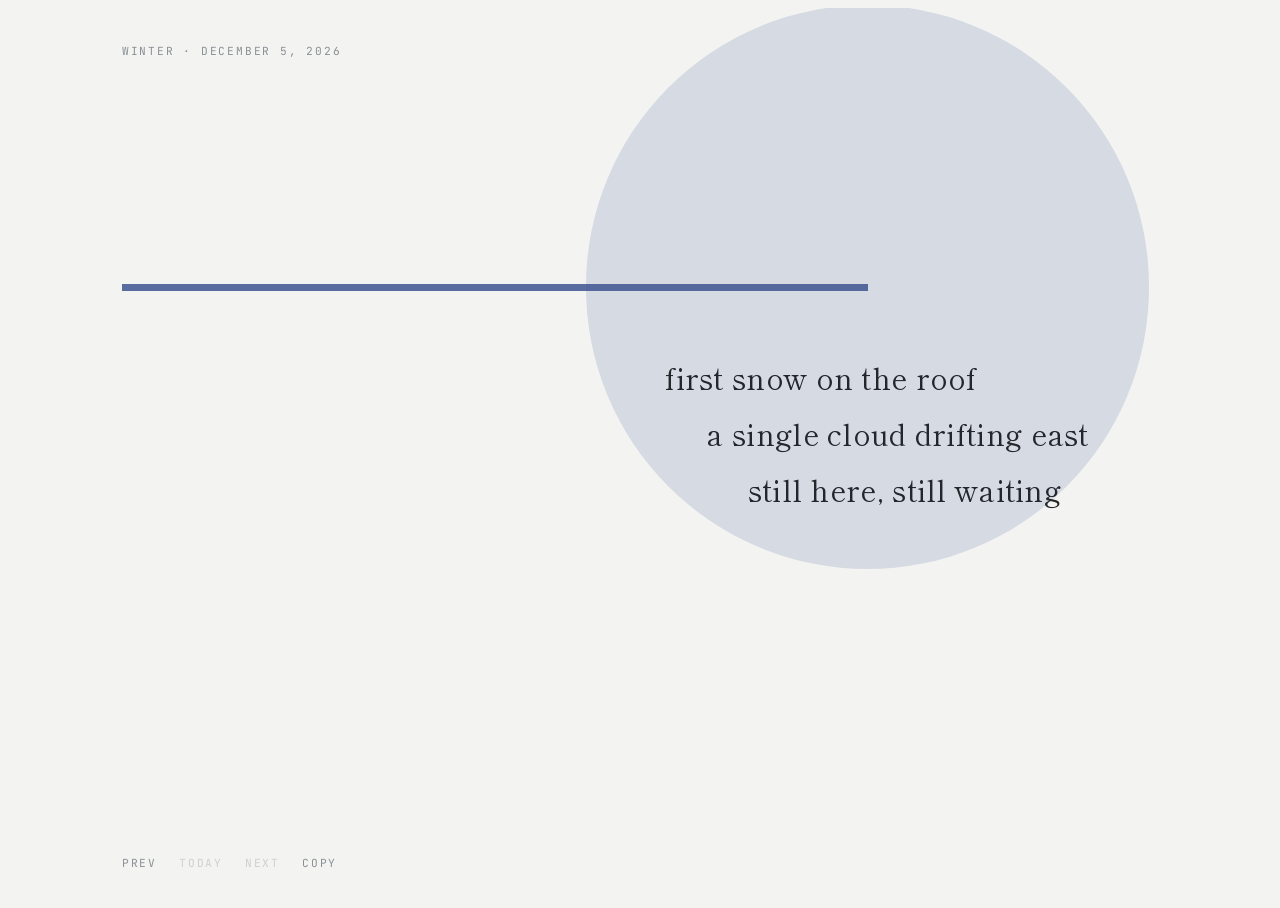
<file: index.html>
<!doctype html>
<html lang="en">
<meta charset="utf-8">
<meta name="viewport" content="width=device-width, initial-scale=1, viewport-fit=cover">
<meta name="description" content="A new haiku every day.">
<title>Five Seven Five</title>
<link rel="preconnect" href="https://fonts.googleapis.com">
<link rel="preconnect" href="https://fonts.gstatic.com" crossorigin>
<link rel="stylesheet" href="https://fonts.googleapis.com/css2?family=Shippori+Mincho:wght@400;500&family=JetBrains+Mono:wght@400&display=swap">
<style>
  /* Layout: one full-window stage. A thin bar in the upper third runs into a pale circle on the right; the poem sits over the circle's lower edge. */
  :root {
    --bg: #f3f4f2;
    --fg: #23262a;
    --muted: #8a8f94;
    --ink: #c8492f;          /* the day's color, set by script */
    --circle-alpha: 0.16;
    --f-poem: "Shippori Mincho", "Hiragino Mincho ProN", Georgia, serif;
    --f-meta: "JetBrains Mono", ui-monospace, Menlo, monospace;

    --d: min(44vw, 64vh);    /* circle diameter */
    --cx: 68%;               /* circle center */
    --cy: 31%;
    --bar-h: 7px;
  }
  @media (prefers-color-scheme: dark) {
    :root:not([data-theme="light"]) { --bg: #131515; --fg: #e6e6e1; --muted: #73787c; --circle-alpha: 0.2; color-scheme: dark; }
  }
  :root[data-theme="dark"] { --bg: #131515; --fg: #e6e6e1; --muted: #73787c; --circle-alpha: 0.2; color-scheme: dark; }

  * { box-sizing: border-box; }
  html, body { height: 100%; }
  body { background: var(--bg); color: var(--fg); font-family: var(--f-meta); overflow: hidden; }

  .stage { position: relative; height: 100%; min-height: 520px; padding-inline: 16px; overflow: hidden; }

  .circle {
    position: absolute;
    width: var(--d); height: var(--d);
    left: calc(var(--cx) - var(--d) / 2);
    top: calc(var(--cy) - var(--d) / 2);
    border-radius: 50%;
    background: var(--ink);
    opacity: var(--circle-alpha);
  }
  .bar {
    position: absolute;
    left: 9%;
    width: calc(var(--cx) - 9%);
    top: calc(var(--cy) - var(--bar-h) / 2);
    height: var(--bar-h);
    background: var(--ink);
    opacity: 0.85;
  }

  .poem {
    position: absolute;
    left: 52%;
    top: calc(var(--cy) + 7vh);
    max-width: min(40vw, 30rem);
    margin: 0;
    font-family: var(--f-poem);
    font-weight: 400;
    font-size: clamp(1.2rem, 2.3vw, 1.85rem);
    line-height: 1.9;
    letter-spacing: 0.01em;
    transition: opacity 0.6s ease;
  }
  .poem span { display: block; text-wrap: balance; }
  .poem span:nth-child(2) { padding-left: 1.4em; }
  .poem span:nth-child(3) { padding-left: 2.8em; }
  .poem.fade { opacity: 0; }

  .meta, .controls {
    position: absolute;
    font-size: 0.7rem; letter-spacing: 0.16em; text-transform: uppercase; color: var(--muted);
    font-variant-numeric: tabular-nums;
  }
  .meta { left: 9%; top: 36px; }
  .controls { left: 9%; right: 9%; bottom: 32px; display: flex; flex-wrap: wrap; gap: 6px 22px; align-items: center; }
  .status { margin-left: auto; text-transform: none; letter-spacing: 0.04em; }

  button {
    font: inherit; letter-spacing: inherit; text-transform: inherit;
    color: var(--muted); background: none; border: 0; padding: 6px 0; cursor: pointer;
    transition: color 0.2s;
  }
  button:hover:not(:disabled) { color: var(--fg); }
  button:focus-visible { outline: 1px solid var(--ink); outline-offset: 4px; }
  button:disabled { opacity: 0.35; cursor: default; }

  @media (max-width: 700px) {
    :root { --d: min(78vw, 52vh); --cx: 60%; --cy: 30%; --bar-h: 5px; }
    .bar { left: 16px; width: calc(var(--cx) - 16px); }
    .meta, .controls { left: 16px; right: 16px; }
    .poem { left: 16px; right: 16px; max-width: none; top: calc(var(--cy) + var(--d) * 0.22); font-size: clamp(1.1rem, 5.2vw, 1.4rem); }
  }

  @media (prefers-reduced-motion: reduce) { .poem, button { transition: none; } }
</style>

<div class="stage">
  <div class="meta" id="meta">—</div>
  <div class="circle" aria-hidden="true"></div>
  <div class="bar" aria-hidden="true"></div>
  <p class="poem" id="poem" aria-live="polite"></p>
  <nav class="controls" aria-label="Choose a day">
    <button id="prev" type="button">Prev</button>
    <button id="today" type="button">Today</button>
    <button id="next" type="button">Next</button>
    <button id="copy" type="button">Copy</button>
    <span class="status" id="status"></span>
  </nav>
</div>

<script>
(() => {
  // ---------- seeded randomness ----------
  function hash(str) {
    let h = 2166136261;
    for (let i = 0; i < str.length; i++) { h ^= str.charCodeAt(i); h = Math.imul(h, 16777619); }
    return h >>> 0;
  }
  function rng(seed) {
    let a = seed;
    return () => {
      a |= 0; a = (a + 0x6D2B79F5) | 0;
      let t = Math.imul(a ^ (a >>> 15), 1 | a);
      t = (t + Math.imul(t ^ (t >>> 7), 61 | t)) ^ t;
      return ((t ^ (t >>> 14)) >>> 0) / 4294967296;
    };
  }
  const pick = (r, arr) => arr[Math.floor(r() * arr.length)];

  // ---------- word banks (syllables hand-counted) ----------
  const FIVE = [
    "a crow on the wire", "the kettle whistles", "morning bus window", "an empty doorway",
    "one shoe on the stairs", "cold tea in the cup", "the long afternoon", "a bell far away",
    "chalk lines on the street", "the lamp left burning", "a train passes through"
  ];
  const SEVEN = [
    "I count the cracks in the wall", "a dog barks twice and then stops", "my shadow walks on ahead",
    "the old clock forgets the hour", "nobody says what they mean", "a letter I never sent",
    "the whole street holding its breath", "I wait for something to change", "the light moves across the floor",
    "the gray stones are listening", "my mother's voice on the phone", "the river keeps no secrets",
    "a single cloud drifting east", "old footprints fill up with rain", "the cat watches from the stairs",
    "a stranger waves, I wave back"
  ];
  const CLOSE = [
    "and then, nothing more", "I let it go by", "still here, still waiting", "the tea has gone cold",
    "no one else is home", "the door stays open", "a small light goes out", "the bird flies away",
    "how short the day is", "I forget your name", "the world turns again"
  ];
  const SEASONS = {
    Spring: {
      five: ["plum blossoms open", "rain on new green leaves", "the frog in the pond", "swallows return home", "thin April sunlight", "cherry petals fall"],
      seven: ["the mud remembers my boots", "the garden wakes up slowly", "a robin tugs at a worm"]
    },
    Summer: {
      five: ["heat on the sidewalk", "cicadas buzzing", "a slow summer storm", "moths around the light", "the long day of June", "melon on the plate"],
      seven: ["the ice cream drips down my wrist", "the screen door bangs in the wind", "we sleep with the windows wide"]
    },
    Autumn: {
      five: ["red maple leaves fall", "the harvest moon climbs", "geese cross the gray sky", "a cold autumn wind", "smoke from a far field", "acorns on the roof"],
      seven: ["the orchard smells of sweet rot", "a scarecrow loses his hat", "the last apple will not fall"]
    },
    Winter: {
      five: ["first snow on the roof", "the frozen river", "breath clouds in the dark", "a bare branch shivers", "the year's shortest day", "ice on the window"],
      seven: ["the snowplow scrapes through the night", "we feed the stove one more log", "the pond has gone quiet now"]
    }
  };
  const seasonOf = (m) => m <= 1 || m === 11 ? "Winter" : m <= 4 ? "Spring" : m <= 7 ? "Summer" : "Autumn";

  // quiet inks: vermilion, indigo, moss, ochre, plum, slate teal
  const INKS = ["#c8492f", "#3f5591", "#6c7f3c", "#c58a2c", "#8a4d6c", "#3a7a78"];

  function haikuFor(key, season) {
    const r = rng(hash("poem:" + key));
    const s = SEASONS[season];
    const l1 = r() < 0.7 ? pick(r, s.five) : pick(r, FIVE);
    const l2 = r() < 0.35 ? pick(r, s.seven) : pick(r, SEVEN);
    let l3 = r() < 0.75 ? pick(r, CLOSE) : pick(r, FIVE);
    if (l3 === l1) l3 = pick(r, CLOSE);
    return [l1, l2, l3];
  }

  // ---------- page state ----------
  const $ = (id) => document.getElementById(id);
  const keyOf = (d) => `${d.getFullYear()}-${String(d.getMonth() + 1).padStart(2, "0")}-${String(d.getDate()).padStart(2, "0")}`;
  const today = () => { const d = new Date(); d.setHours(0, 0, 0, 0); return d; };
  const reduceMotion = window.matchMedia("(prefers-reduced-motion: reduce)").matches;
  let current = today();
  let lastText = "";

  function paint() {
    const key = keyOf(current);
    const season = seasonOf(current.getMonth());
    document.documentElement.style.setProperty("--ink", pick(rng(hash("ink:" + key)), INKS));

    const lines = haikuFor(key, season);
    const poem = $("poem");
    poem.innerHTML = "";
    for (const l of lines) { const s = document.createElement("span"); s.textContent = l; poem.appendChild(s); }
    lastText = lines.join("\n");

    const fmt = current.toLocaleDateString(undefined, { month: "long", day: "numeric", year: "numeric" });
    $("meta").textContent = `${season} · ${fmt}`;
    const isToday = current.getTime() === today().getTime();
    $("next").disabled = isToday;
    $("today").disabled = isToday;
    $("status").textContent = "";
  }

  function render() {
    const poem = $("poem");
    if (reduceMotion || !poem.textContent) { paint(); return; }
    poem.classList.add("fade");
    setTimeout(() => { paint(); poem.classList.remove("fade"); }, 350);
  }

  const shift = (days) => { const d = new Date(current); d.setDate(d.getDate() + days); current = d; render(); };
  $("prev").addEventListener("click", () => shift(-1));
  $("next").addEventListener("click", () => shift(1));
  $("today").addEventListener("click", () => { current = today(); render(); });
  $("copy").addEventListener("click", () => {
    const fail = () => { $("status").textContent = "Copy isn't available here. Select the poem to copy it."; };
    try { navigator.clipboard.writeText(lastText).then(() => { $("status").textContent = "Copied"; }, fail); } catch { fail(); }
  });
  document.addEventListener("keydown", (e) => {
    if (e.key === "ArrowLeft") shift(-1);
    if (e.key === "ArrowRight" && !$("next").disabled) shift(1);
  });

  // roll over at midnight if the page stays open on today
  setInterval(() => {
    const t = today();
    if (keyOf(t) !== keyOf(current) && $("today").disabled) { current = t; render(); }
  }, 60000);

  paint();
})();
</script>
</html>
</file>
